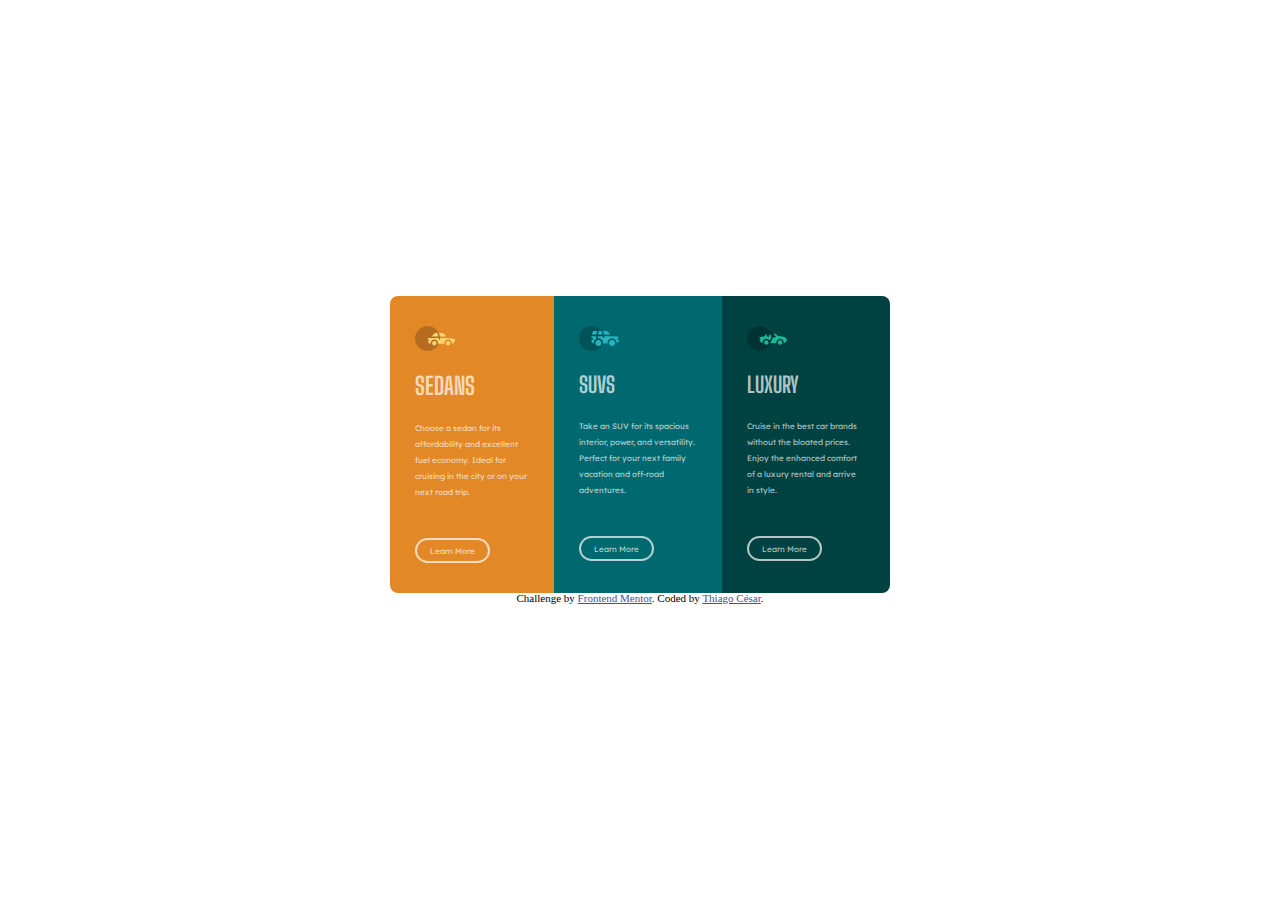
<file: 3-column/index.html>
<!DOCTYPE html>
<html lang="en">
<head>
  <meta charset="UTF-8">
  <meta name="viewport" content="width=device-width, initial-scale=1.0"> 

  <link rel="stylesheet" href="reset.css">
  <link rel="stylesheet" href="style.css">
  <link rel="icon" type="image/png" sizes="32x32" href="./images/favicon-32x32.png">
  
  <title>Frontend Mentor | 3-column preview card component</title>

</head>
<body>
  <main>
    <section class="sedan">
        <div class="logo-sedan">
          <img src="images/icon-sedans.svg" alt="Sedan">
        </div>
        <div class="title-sedan">
          <h1>Sedans</h1>
          <span class="description-sedan">
            Choose a sedan for its affordability and excellent fuel economy. Ideal for cruising in the city or on your next road trip.
          </span>
        </div>
        <div class="button">
          <a href="#">Learn More</a>
        </div>   
    </section>

    <section class="suv">
      <div class="logo-suv">
        <img src="images/icon-suvs.svg" alt="Suv">
      </div>
      <div class="title-suv">
        <h1>SUVs</h1>
        <span class="description-suv">
          Take an SUV for its spacious interior, power, and versatility. Perfect for your next family vacation  and off-road adventures.
        </span>
      </div>
      <div class="button">
        <a href="#">Learn More</a>
      </div>   
    </section>

    <section class="luxu">
      <div class="logo-luxu">
        <img src="images/icon-luxury.svg" alt="Luxu">
      </div>
      <div class="title-luxu">
        <h1>Luxury</h1>
        <span class="description-luxu">
          Cruise in the best car brands without the bloated prices. Enjoy the enhanced comfort of a luxury rental and arrive in style.
        </span>
      </div>
      <div class="button">
        <a href="#">Learn More</a>
      </div>   
    </section>
  </main> 
  <footer class="attribution">
    Challenge by <a href="https://www.frontendmentor.io?ref=challenge" target="_blank">Frontend Mentor</a>. 
    Coded by <a href="https://github.com/ThiagoCRibeiro/html-css" target="_blank">Thiago César</a>.
  </footer>
</body>
</html>
</file>
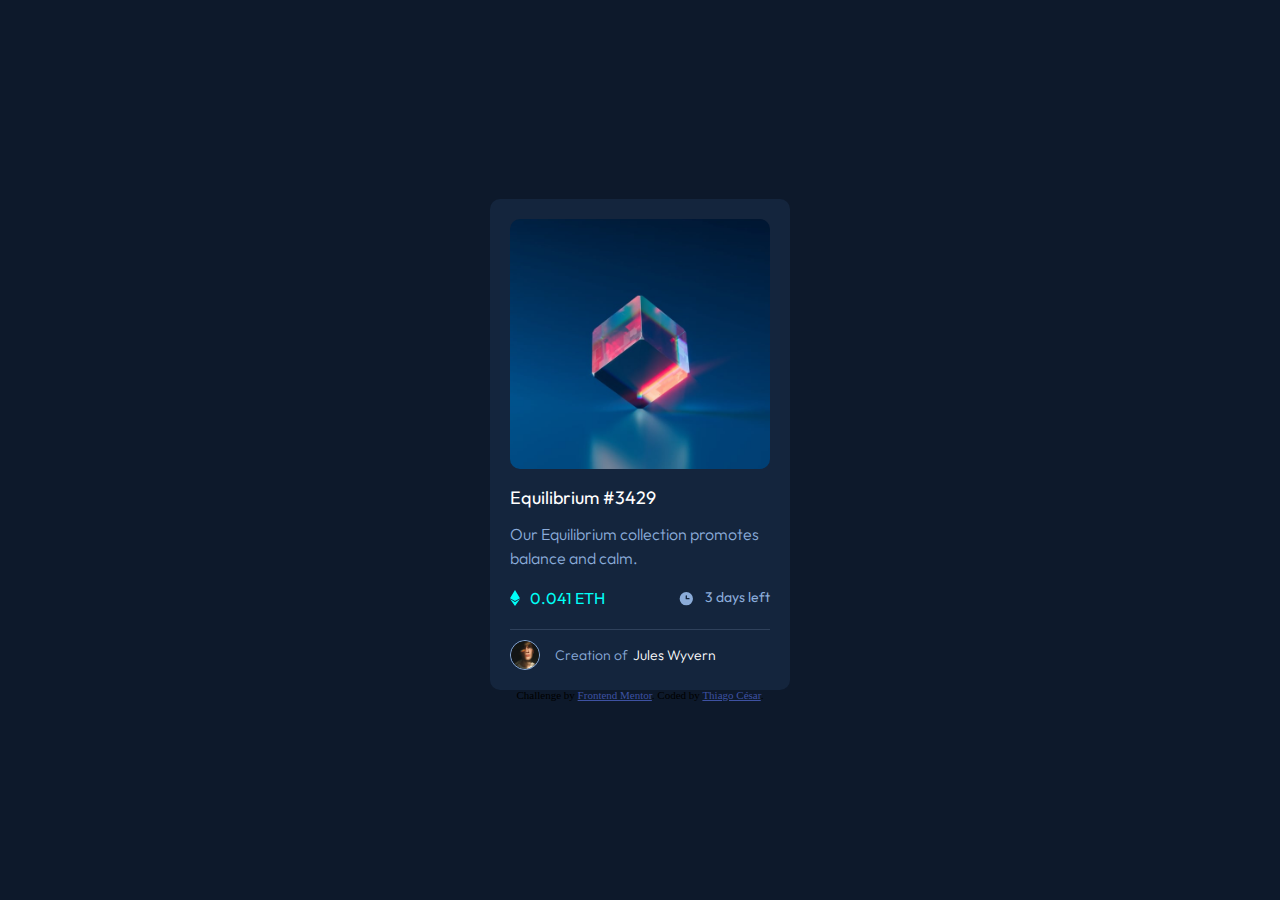
<file: nft/index.html>
<!DOCTYPE html>
<html lang="en">
<head>
  <meta charset="UTF-8">
  <meta name="viewport" content="width=device-width, initial-scale=1.0">

  <link rel="stylesheet" href="style.css">
  <link rel="stylesheet" href="reset.css">
  <link rel="icon" type="image/png" sizes="32x32" href="./images/favicon-32x32.png">
  
  <title>Frontend Mentor | NFT preview card component</title>

</head>
<body>
  <main>
    <section class="container">
      <div class="banner"></div>
      <div class="text">
        <h1>Equilibrium #3429</h1>
        <p>Our Equilibrium collection promotes balance and calm.</p>
      </div>
      <div class="conteudo">
        <div class="cripto">
          <div class="img-cripto">
            <img src="images/icon-ethereum.svg" alt="Logo Ethereum">
          </div>
          <div class="price">
            0.041 ETH
          </div>
        </div>
        <div class="temp">
          <div class="img-clock">
            <img src="images/icon-clock.svg" alt="Logo clock">
          </div>
          <div class="day">
            3 days left
          </div>
        </div>
      </div>
      <div class="line"></div>
      <div class="criation">
        <img src="images/image-avatar.png" alt="Logo Criador">
        <p id="text2">Creation of</p>
        <p id="name">Jules Wyvern</p>
      </div>
    </section>
  </main>
  <div class="attribution">
    Challenge by <a href="https://www.frontendmentor.io?ref=challenge" target="_blank">Frontend Mentor</a>. 
    Coded by <a href="#">Thiago César</a>.
  </div>
</body>
</html>
</file>
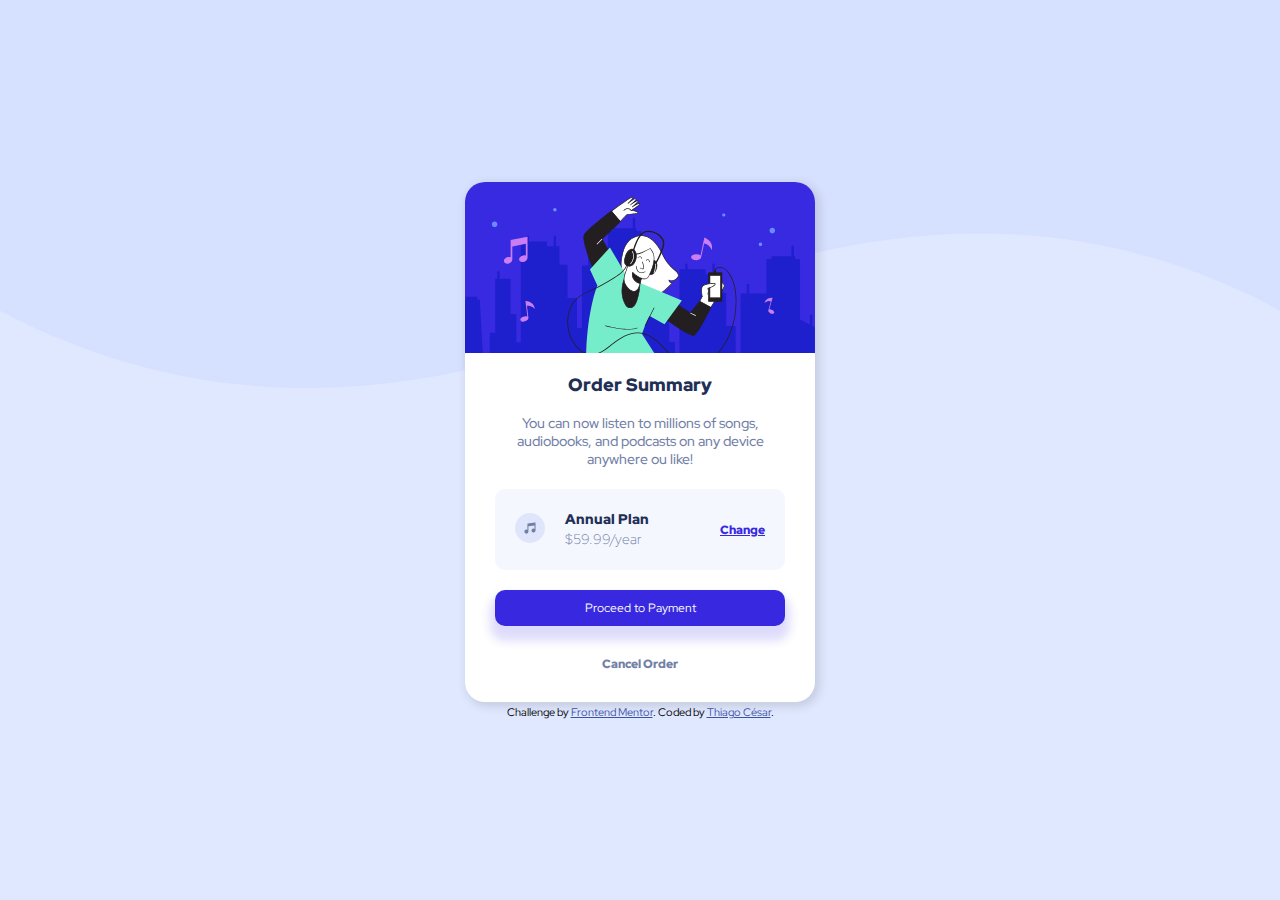
<file: order-summary/index.html>
<!DOCTYPE html>
<html lang="en">
<head>
  <meta charset="UTF-8">
  <meta name="viewport" content="width=device-width, initial-scale=1.0"> 

  <link rel="stylesheet" href="reset.css">
  <link rel="stylesheet" href="style.css">
  <link rel="icon" type="image/png" sizes="32x32" href="./images/favicon-32x32.png">
  
  <title>Frontend Mentor | Order summary card</title>

</head>
<body>
  <main>
    <section>
      <div class="container">
        <div class="logo">
          <img src="images/illustration-hero.svg" alt="Logo Illustration">
        </div>
        <div class="container-desc">
        <div class="title">
          <h1>Order Summary</h1>
        </div>
        <div class="description">
          <p>You can now listen to millions of songs, audiobooks, and podcasts on any device anywhere ou like!</p>
        </div>
        <div class="container-plan">
          <div class="product">
            <div class="music">
              <img src="images/icon-music.svg" alt="Logo Music">
            </div>
            <div class="plan">
              <h2>Annual Plan</h2>
              <p>$59.99/year</p>
            </div>
          </div>
          <div class="change">
            <a href="#">Change</a>
          </div>
        </div>
        <div class="btn-proceed">
          <a href="#">Proceed to Payment</a>
        </div>
        <div class="btn-cancel">
          <a href="#">Cancel Order</a>
        </div>
      </div>
    </div>
    </section>
    <div class="attribution">
      Challenge by <a href="https://www.frontendmentor.io?ref=challenge" target="_blank">Frontend Mentor</a>. 
      Coded by <a href="#">Thiago César</a>.
      </div>
  </main>
  <footer>
    
  </footer>
</body>
</html>
</file>
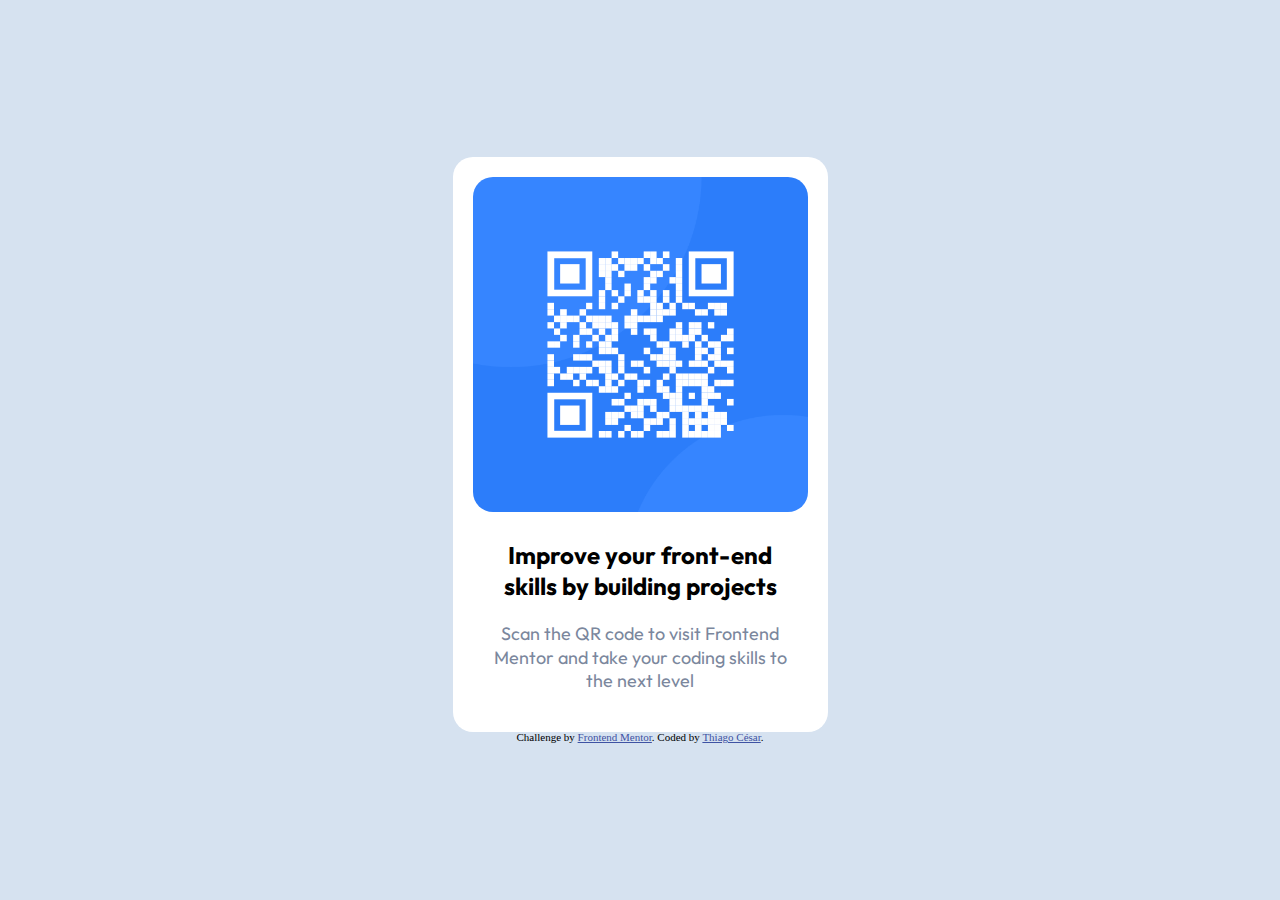
<file: qrcode/index.html>
<!DOCTYPE html>
<html lang="en">
<head>
  <meta charset="UTF-8">
  <meta name="viewport" content="width=device-width, initial-scale=1.0"> <!-- displays site properly based on user's device -->

  <link rel="stylesheet" href="reset.css">
  <link rel="stylesheet" href="style.css">
  <link rel="icon" type="image/png" sizes="32x32" href="./images/favicon-32x32.png">
  
  <title>Frontend Mentor | QR code component</title>
</head>
<body>
  <section>
    <div class="imagem-qr">
      <img src="images/image-qr-code.png" alt="Imagem QR Code">
    </div>
    <div>
      <h1>
        Improve your front-end skills by building projects
      </h1>
      <p>
        Scan the QR code to visit Frontend Mentor and take your coding skills to the next level
      </p>
    </div>
  </section>
  <div class="attribution">
    Challenge by <a href="https://www.frontendmentor.io?ref=challenge" target="_blank">Frontend Mentor</a>. 
    Coded by <a href="#">Thiago César</a>.
  </div>
</body>
</html>
</file>
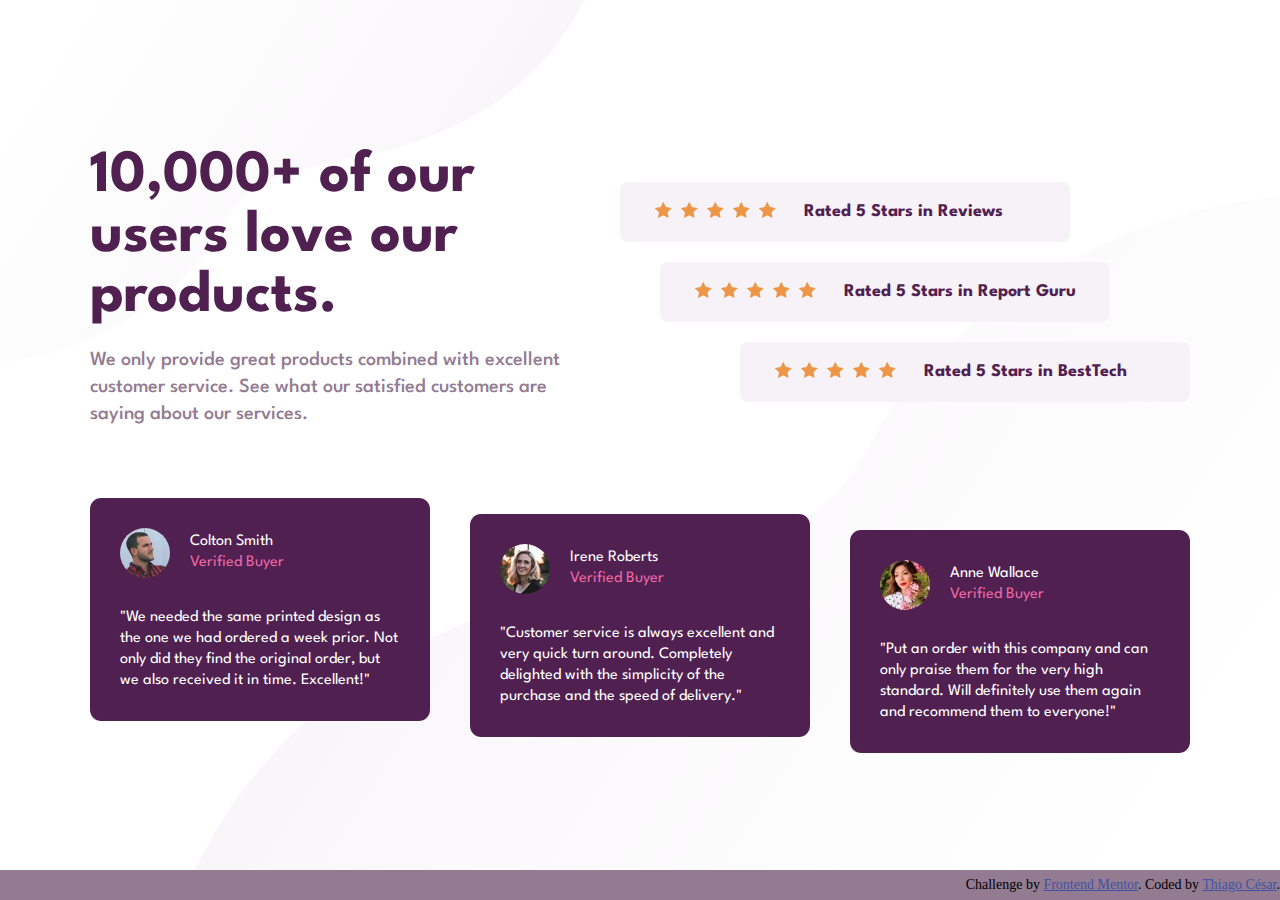
<file: social/index.html>
<!DOCTYPE html>
<html lang="en">
  <head>
    <meta charset="UTF-8" />
    <meta name="viewport" content="width=device-width, initial-scale=1.0" />
    
    <link rel="stylesheet" href="reset.css">
    <link rel="stylesheet" href="style.css">
    <link rel="icon" type="image/png" sizes="32x32" href="./images/favicon-32x32.png"/>

    <title>Frontend Mentor | Social proof section</title>
  </head>
  <body>
    <main>
      <section>
        <div class="container-top">
          <div class="container-left">
            <h1>10,000+ of our users love our products.</h1>
            <p>We only provide great products combined with excellent customer service.
              See what our satisfied customers are saying about our services.</p>
            </div>
            <div class="container-right">
                <div class="container-review">
                  <div class="review">
                      <img src="images/icon-star.svg" alt="Icon Star">
                      <img src="images/icon-star.svg" alt="Icon Star">
                      <img src="images/icon-star.svg" alt="Icon Star">
                      <img src="images/icon-star.svg" alt="Icon Star">
                      <img src="images/icon-star.svg" alt="Icon Star">
                    </div>
                    <h2>Rated 5 Stars in Reviews</h2>
                </div>
                <div class="container-report">
                  <div class="report">
                    <img src="images/icon-star.svg" alt="Icon Star">
                    <img src="images/icon-star.svg" alt="Icon Star">
                    <img src="images/icon-star.svg" alt="Icon Star">
                    <img src="images/icon-star.svg" alt="Icon Star">
                    <img src="images/icon-star.svg" alt="Icon Star">
                  </div>
                  <h2>Rated 5 Stars in Report Guru</h2>
                </div>
                <div class="container-best">
                  <div class="best">
                    <img src="images/icon-star.svg" alt="Icon Star">
                    <img src="images/icon-star.svg" alt="Icon Star">
                    <img src="images/icon-star.svg" alt="Icon Star">
                    <img src="images/icon-star.svg" alt="Icon Star">
                    <img src="images/icon-star.svg" alt="Icon Star">
                  </div>
                  <h2>Rated 5 Stars in BestTech</h2>
                </div>
            </div>
          </div>
          <div class="container-bottom">
            <div class="container-box1">
              <div class="container-box">
                <div class="box">
                  <img src="images/image-colton.jpg" alt="Imagem Colton">
                  <div class="title">
                    <h3>Colton Smith </h3>
                    <h4>Verified Buyer</h4>
                  </div>
                </div>
                <p class="paragraf">"We needed the same printed design as the one we had ordered a week prior. Not only did they find the original order, but we also received it in time.
                Excellent!"</p>
              </div>
            </div>
            <div class="container-box2">
              <div class="container-box">
                <div class="box">
                  <img src="images/image-irene.jpg" alt="Imagem Irene">
                  <div class="title">
                    <h3>Irene Roberts</h3>
                    <h4>Verified Buyer</h4>
                  </div>
                </div>
                <p class="paragraf">"Customer service is always excellent and very quick turn around. Completely delighted with the simplicity of the purchase and the speed of delivery."</p>
              </div>
            </div>
            <div class="container-box3">
              <div class="container-box">
                <div class="box">
                  <img src="images/image-anne.jpg" alt="IMagem Anne">
                  <div class="title">
                  <h3>Anne Wallace</h3>
                  <h4>Verified Buyer</h4>
                  </div>
                </div>
                <p class="paragraf">"Put an order with this company and can only praise them for the very high standard. Will definitely use them again and recommend them to everyone!"</p>
              </div>
            </div>
          </div>
        </section>
      </main>
        <footer>
          <div class="attribution">
            Challenge by
            <a href="https://www.frontendmentor.io?ref=challenge" target="_blank"
            >Frontend Mentor</a
            >. Coded by <a href="https://github.com/ThiagoCRibeiro/html-css.git" target="_blank">Thiago César</a>.
      </div>
    </footer>
  </body>
</html>
</file>
<file: 3-column/style.css>
@import url('https://fonts.googleapis.com/css2?family=Big+Shoulders+Display:wght@700&family=Lexend+Deca&display=swap');

body{
    width: 100vw;
    height: 100vh;
    display: flex;
    align-items: center;
    justify-content: center;
    flex-direction: column;
}

main{
    max-width: 500px;
    max-height: 300px;
    display: flex;
    justify-content: center;
}

.sedan{
    padding: 30px 25px;
    background-color: hsl(31, 77%, 52%);
    border-radius: 0.5rem 0 0 0.5rem;
}

.logo-sedan img{
    width: 40px;
    padding-bottom: 20px;
}

.title-sedan h1{
    color: hsla(0, 0%, 100%, 0.7);
    font-size: 24px;
    text-transform: uppercase;
    font-family: 'Big Shoulders Display', cursive;
    padding-bottom: 20px;
    font-weight: 700;
}

.description-sedan{
    color: hsla(0, 0%, 100%, 0.7);
    font-size: 8px;
    font-weight: 400;
    font-family: 'Lexend Deca', sans-serif;
}

.sedan .button a:hover{
    background-color: hsla(0, 0%, 100%);
    color: hsl(31, 77%, 52%);
}

.suv{
    padding: 30px 25px;
    background-color: hsl(184, 100%, 22%);
}

.logo-suv img{
    width: 40px;
    padding-bottom: 20px;
}

.title-suv h1{
    color: hsla(0, 0%, 100%, 0.7);
    font-size: 22px;
    text-transform: uppercase;
    font-family: 'Big Shoulders Display', cursive;
    padding-bottom: 20px;
    font-weight: 700;
}

.description-suv{
    color: hsla(0, 0%, 100%, 0.7);
    font-size: 8px;
    font-weight: 400;
    font-family: 'Lexend Deca', sans-serif;
}

.suv .button a:hover{
    background-color: hsla(0, 0%, 100%);
    color: hsl(184, 100%, 22%);
}

.luxu{
    padding: 30px 25px;
    background-color: hsl(179, 100%, 13%);
    border-radius: 0 0.5rem 0.5rem 0;
}

.logo-luxu img{
    width: 40px;
    padding-bottom: 20px;
}

.title-luxu h1{
    color: hsla(0, 0%, 100%, 0.7);
    font-size: 22px;
    text-transform: uppercase;
    font-family: 'Big Shoulders Display', cursive;
    padding-bottom: 20px;
    font-weight: 700;
}

.description-luxu{
    color: hsla(0, 0%, 100%, 0.7);
    font-size: 8px;
    font-weight: 400;
    font-family: 'Lexend Deca', sans-serif;
}

.luxu .button a:hover{
    background-color: hsla(0, 0%, 100%);
    color: hsl(179, 100%, 13%);
}

.button{
    display: flex;
    padding-top: 40px;
}

.button a{
    border: 2px solid hsla(0, 0%, 100%, 0.7);
    width: 75px;
    border-radius: 20px;
    font-size: 8px;
    font-weight: 400;
    text-decoration: none;
    color: hsla(0, 0%, 100%, 0.7);
    padding: 0.4rem;
    display: flex;
    justify-content: center;
    font-family: 'Lexend Deca', sans-serif;
}

.attribution { 
    font-size: 11px; text-align: center; 
}

.attribution a { 
    color: hsl(228, 45%, 44%); 
}

@media screen and (max-width: 500px){
    h1{
        font-size: 18px;
    }
    body{
        margin-top: 120px;
        margin-bottom: 120px;
    }
    main{
        max-width: 200px;
        max-height: 100vh;
        align-items: center;
        justify-content: center;
        flex-direction: column;
    }
    .sedan {
        border-radius: 10px 10px 0 0;
    }
    .luxu {
        border-radius: 0 0 10px 10px ;
    }

    .attribution { 
        overflow: hidden;
    }

}
</file>
<file: nft/style.css>
@import url('https://fonts.googleapis.com/css2?family=Outfit:wght@300;400;600&display=swap');

*{
    font-family: 'Outfit', sans-serif;
}

body{
    background-color: hsl(217, 54%, 11%);
    display: flex;
    flex-direction: column;
    align-items: center;
    justify-content: center;
    width: 100vw;
    height: 100vh;
}

.container{
    background-color: hsl(216, 50%, 16%);
    width: 300px;
    display: flex;
    flex-direction: column;
    border-radius: 10px;
    padding: 20px;
}

.banner{
    width: 100%;
    height: 250px;
    background-image: url('images/image-equilibrium.jpg');
    background-repeat: no-repeat;
    background-size: 100%;
    background-position: center;
    border-radius: 10px;
    position: relative;
}

.banner:hover{
    cursor: pointer;
    filter: grayscale(70%);
}

.text h1{
    color: hsl(0, 0%, 100%);
    padding: 20px 0 15px 0;
    font-size: 18px;
    font-weight: 400;
}

.text h1:hover{
    cursor: pointer;
    color: hsl(178, 100%, 50%);
}

.text p{
    color: hsl(215, 51%, 70%);
    padding-bottom: 20px;
    font-size: 16px;
    font-weight: 300;
    line-height: 1.5em;
}

.conteudo{
    display: flex;
    justify-content: space-between;
    padding-bottom: 10px;
}

.img-cripto img{
    width: 10px;
}

.cripto{
    display: flex;
    font-size: 16px;
}

.price{
    padding-left: 10px;
    color: hsl(178, 100%, 50%);
}

.temp{
    display: flex;
}

.day{
    color: hsl(215, 51%, 70%);
    padding-left: 10px;
    font-size: 14px;
}

.line{
    padding-top: 10px;
    border-bottom: 1px solid hsl(215, 32%, 27%);
}

.criation{
    display: flex;
    align-items: center;
    padding-top: 10px;
}

.criation img{
    width: 30px;
    border: 1px solid hsl(215, 51%, 70%);
    border-radius: 50%;
}

#text2{
    color: hsl(215, 51%, 70%);
    font-size: 14px;
    padding-left: 15px;
    font-weight: 300;
}

#name{
    color: hsl(0, 0%, 100%);
    font-size: 14px;
    font-weight: 300;
    padding-left: 5px;
}

#name:hover{
    cursor: pointer;
    color: hsl(178, 100%, 50%);
}

.attribution {
    font-size: 11px; text-align: center; 
}

.attribution a {
    color: hsl(228, 45%, 44%); 
}
</file>
<file: order-summary/style.css>
@import url('https://fonts.googleapis.com/css2?family=Red+Hat+Display:ital,wght@0,500;0,700;0,900;1,500;1,700;1,900&display=swap');

*{
    font-family: 'Red Hat Display', sans-serif;
}

main{
    background-image: url('images/pattern-background-desktop.svg');
    background-position: top;
    background-repeat: no-repeat;
    background-size: contain;
    width: 100vw;
    height: 100vh;
    display: flex;
    justify-content: center;
    align-items: center;
    flex-direction: column;
    background-color: hsl(225, 100%, 94%);
}

section{
    width: 350px;
    background-color: #fff;
    border-radius: 20px 20px;
    box-shadow: 3px 3px 10px 2px rgba(0, 0, 0, 0.112);
}

.logo img{
    width: 100%;
    border-radius: 20px 20px 0 0;
}

.container-desc{
    padding: 0 30px;
}

.title{
    text-align: center;
    padding-top: 20px;
    font-weight: 900;
    font-size: 18px;
    color: hsl(223, 47%, 23%);
}

.description{
    text-align: center;
    padding-top: 20px;
    padding-bottom: 20px;
    font-weight: 500;
    font-size: 14px;
    color: hsl(224, 23%, 55%);
    line-height: 1.3em;
}

.container-plan{
    display: flex;
    justify-content: space-between;
    align-items: center;
    background-color: hsl(225, 100%, 98%);
    width: 100%;
    padding: 0 20px;
    border-radius: 10px;
}

.product{
    display: flex;
    align-items: center;
    
}

.music img{
    width: 30px;
}

.plan{
    padding: 20px 0 20px 20px;
    line-height: 1.3em;
}

.plan h2{
    font-size: 14px;
    font-weight: 900;
    color: hsl(223, 47%, 23%);
}

.plan p{
    font-size: 14px;
    font-weight: 300;
    color: hsl(224, 23%, 55%);
}

.change a{
    color: hsl(245, 75%, 52%);
    font-weight: 900;
    font-size: 12px;
}

.change a:hover{
    color: hsl(245, 25%, 52%);
}

.btn-proceed a{
    display: flex;
    margin-top: 20px;
    margin-bottom: 20px; 
    padding: 12px 20px;
    background-color: hsl(245, 75%, 52%);
    color: #fff;
    text-decoration: none;
    justify-content: center;
    border-radius: 10px;
    font-size: 12px;
    box-shadow: 0 10px 10px 5px hsla(245, 80%, 51%, 0.155);
}

.btn-proceed a:hover{
    cursor: pointer; 
    background-color: hsl(245, 25%, 52%);
}

.btn-cancel a{
    display: flex;
    margin-top: 20px;
    margin-bottom: 20px; 
    padding: 12px 20px;
    color: hsl(224, 23%, 55%);
    text-decoration: none;
    justify-content: center;
    border-radius: 10px;
    font-size: 12px;
    font-weight: 900;
}

.btn-cancel a:hover{
    cursor: pointer; 
    color: #fff;
    background-color: hsl(224, 23%, 55%);
}

.attribution {
    margin-top: 5px;
    font-size: 11px; text-align: center; 
}

.attribution a {
    color: hsl(228, 45%, 44%); 
}
</file>
<file: qrcode/style.css>
@import url('https://fonts.googleapis.com/css2?family=Outfit:wght@400;700&display=swap');

body{
    background-color: hsl(212, 45%, 89%);
    width: 100vw;
    height: 100vh;
    display: flex;
    justify-content: center;
    align-items: center;
    flex-direction: column;
}

section{

    width: 375px;
    background-color: hsl(0, 0%, 100%);
    padding: 20px 20px;
    border-radius: 20px;
}

.imagem-qr img{
    width: 100%;
    border-radius: 20px;
} 

div h1{
    font-size: 24px;
    font-weight: 700;
    font-family: 'Outfit', sans-serif;
    text-align: center;
    padding: 25px 10px 20px 10px;
    line-height: 1.3em;
}

div p{
    font-size: 18px;
    color: hsl(220, 15%, 55%);
    padding: 0 20px 20px 20px;
    text-align: center;
    font-family: 'Outfit', sans-serif;
    font-weight: 400;
    line-height: 1.3em;
}







.attribution { font-size: 11px; text-align: center; }
.attribution a { color: hsl(228, 45%, 44%); }
</file>
<file: social/style.css>
@import url('https://fonts.googleapis.com/css2?family=League+Spartan:wght@400;500;700&display=swap');

:root{
    --Very-Dark-Magenta: hsl(300, 43%, 22%);
    --Soft-Pink: hsl(333, 80%, 67%);
    --Dark-Grayish-Magenta: hsl(303, 10%, 53%);
    --Light-Grayish-Magenta: hsl(300, 24%, 96%);
    --White: hsl(0, 0%, 100%);
}

*{
    font-family: 'League Spartan', sans-serif;
}

body{
    background-image: url(images/bg-pattern-top-desktop.svg), url(images/bg-pattern-bottom-desktop.svg);
    background-position: top left , bottom 30px right;
    background-repeat: no-repeat no-repeat;
    background-size: contain contain;
    height: 100vh;
    width: 100vw;
    display: flex;
    align-items: center;
    justify-content: center;
    flex-direction: column;
    background-color: var(--White);
}

main{
    max-width: 1440px;
    margin: 0 20px;
}

.container-top{
    width: 100%;
    display: flex;
    margin-bottom: 70px;
    justify-content: space-between;
}

.container-left{
    width: 500px;
    align-items: flex-end;
}

.container-left h1{
    font-size: 60px;
    color: var(--Very-Dark-Magenta);
    font-weight: 700;
    padding-bottom: 20px;
}

.container-left p{
    color: var(--Dark-Grayish-Magenta);
    font-size: 20px;
    line-height: 1.7rem;
    font-weight: 500;
}

.container-right{
    width: 600px;
    display: flex;
    justify-content: center;
    flex-direction: column;
    align-items: flex-end;
}

.container-review{
    width: 75%;
    height: 60px;
    background-color: var(--Light-Grayish-Magenta);
    border-radius: .5rem;
    display: flex;
    justify-content: center;
    align-items: center;
    margin: 10px 120px 0 0;
}

.review{
    width: 240px;
    padding-left: 30px;
}

.review img{
    padding-left: 5px;
    height: 16px;    
}

.container-review h2{
    font-size: 18px;
    color: var(--Very-Dark-Magenta);
    width: 400px;
    font-weight: 700;
    padding-left: 10px;
}

.container-report{
    width: 75%;
    height: 60px;
    background-color: var(--Light-Grayish-Magenta);
    border-radius: .5rem;
    display: flex;
    justify-content: center;
    align-items: center;
    margin: 20px 80px 0 0;
}

.report{
    width: 240px;
    padding-left: 30px;
}

.report img{
    padding-left: 5px;
    height: 16px;    
}

.container-report h2{
    font-size: 18px;
    color: var(--Very-Dark-Magenta);
    width: 400px;
    font-weight: 700;
    padding-left: 10px;
}

.container-best{
    width: 75%;
    height: 60px;
    background-color: var(--Light-Grayish-Magenta);
    border-radius: .5rem;
    display: flex;
    justify-content: center;
    align-items: center;
    margin-top: 20px;
}

.best{
    width: 240px;
    padding-left: 30px;
}

.best img{
    padding-left: 5px;
    height: 16px;    
}

.container-best h2{
    font-size: 18px;
    color: var(--Very-Dark-Magenta);
    width: 400px;
    font-weight: 700;
    padding-left: 10px;
}

.container-bottom{
    display: flex;  
    justify-content: space-between;
}

.container-box2{
    margin-top: 16px;
}

.container-box3{
    margin-top: 32px;
}

.container-box{
    background-color: var(--Very-Dark-Magenta);
    width: 340px;    
    padding: 30px;
    border-radius: .7em;
}

.box{
    display: flex;
    align-items: center;
    padding-bottom: 30px;
}

.box img{
    width: 50px;
    border-radius: 50%;
}

.title{
    padding-left: 20px;
    line-height: 1.3rem;
}

.title h3{
    color: var(--White);
}

.title h4{
    color: var(--Soft-Pink);
}

.paragraf{
    color: var(--White);
    line-height: 1.3rem;
    font-size: 16px;
}

footer{
    position: absolute;
    bottom: 0px;
    width: 100%;
}

.attribution {    
    background-color: var(--Dark-Grayish-Magenta);
    font-size: 14px;
    text-align: end;
    padding: 8px 0;
  }
  .attribution a {
    color: hsl(228, 45%, 44%);
  }

  @media screen and (max-width: 1200px) {
    main {
        margin: auto;
      }
    section{
      margin-top: 800px;
      margin-bottom: 100px;
      max-width: 900px;
  }

  .container-top {
    display: flex;
    flex-direction: column;
    align-items: center;
    justify-content: center;
    margin: auto;
  }
  .container-left{
    display: flex;
    flex-direction: column;
    justify-content: center;
    margin: auto;
    align-items: center;
  }
  .container-left h1{
    text-align: center;
    font-size: 60px;
    margin: auto;
  }
  .container-left p{
    padding: 0 50px;
    text-align: center;
  }

  .container-right h2{
    font-size: 18px;
  }
  .review img{
    padding-left: 1px;
    margin-bottom: 2px;
    height: 12px; 
  }
  .report img{
    padding-left: 1px;
    margin-bottom: 2px;
    height: 12px; 
  }
  .best img{
    padding-left: 1px;
    margin-bottom: 2px;
    height: 12px; 
  }
  .container-right{
    max-width: 500px;
  }
  .container-review{
    
    display: flex;
    justify-content: center;
    flex-direction: column;
    margin: 10px auto;
    align-items: center;
    text-align: center;
  }
  .container-report{
    display: flex;
    justify-content: center;
    flex-direction: column;
    margin: 10px auto;
    align-items: center;
    text-align: center;
  }
  .container-best{
    display: flex;
    justify-content: center;
    flex-direction: column;
    margin: 10px auto;
    align-items: center;
    text-align: center;
  }
  .container-bottom{
    display: flex;
    flex-direction: column;
    flex-wrap: wrap;
    justify-content: center;
    margin: 20px  auto;
    align-items: center;
  }
  footer{
      opacity: 0%;
  }

}

@media screen and (max-width: 700px) {
    main {
        margin: auto;
      }
    section{
      margin-top: 800px;
  }

  .container-top {
    max-width: 400px;
    display: flex;
    flex-direction: column;
    align-items: center;
    justify-content: center;
    margin: auto;
  }
  .container-left{
    max-width: 350px;
    display: flex;
    flex-direction: column;
    justify-content: center;
    margin: auto;
    align-items: center;
  }
  .container-left h1{
    text-align: center;
    font-size: 40px;
    margin: auto;
  }
  .container-left p{
    text-align: center;
  }

  .container-right{
    max-width: 450px;
}
  .container-right h2{
    font-size: 14px;
  }
  .review img{
    padding-left: 1px;
    height: 12px; 
  }
  .report img{
    padding-left: 1px;
    height: 12px; 
  }
  .best img{
    padding-left: 1px;
    height: 12px; 
  }

  .container-review{
    display: flex;
    justify-content: center;
    flex-direction: column;
    margin: 10px auto;
    align-items: center;
    text-align: center;
  }
  .container-report{
    display: flex;
    justify-content: center;
    flex-direction: column;
    margin: 10px auto;
    align-items: center;
    text-align: center;
  }
  .container-best{
    display: flex;
    justify-content: center;
    flex-direction: column;
    margin: 10px auto;
    align-items: center;
    text-align: center;
  }
  .container-bottom{
    max-width: 400px;
    display: flex;
    flex-direction: column;
    flex-wrap: wrap;
    justify-content: center;
    margin: 20px  auto;
    align-items: center;
  }
  footer{
      opacity: 0%;
  }

}
</file>
